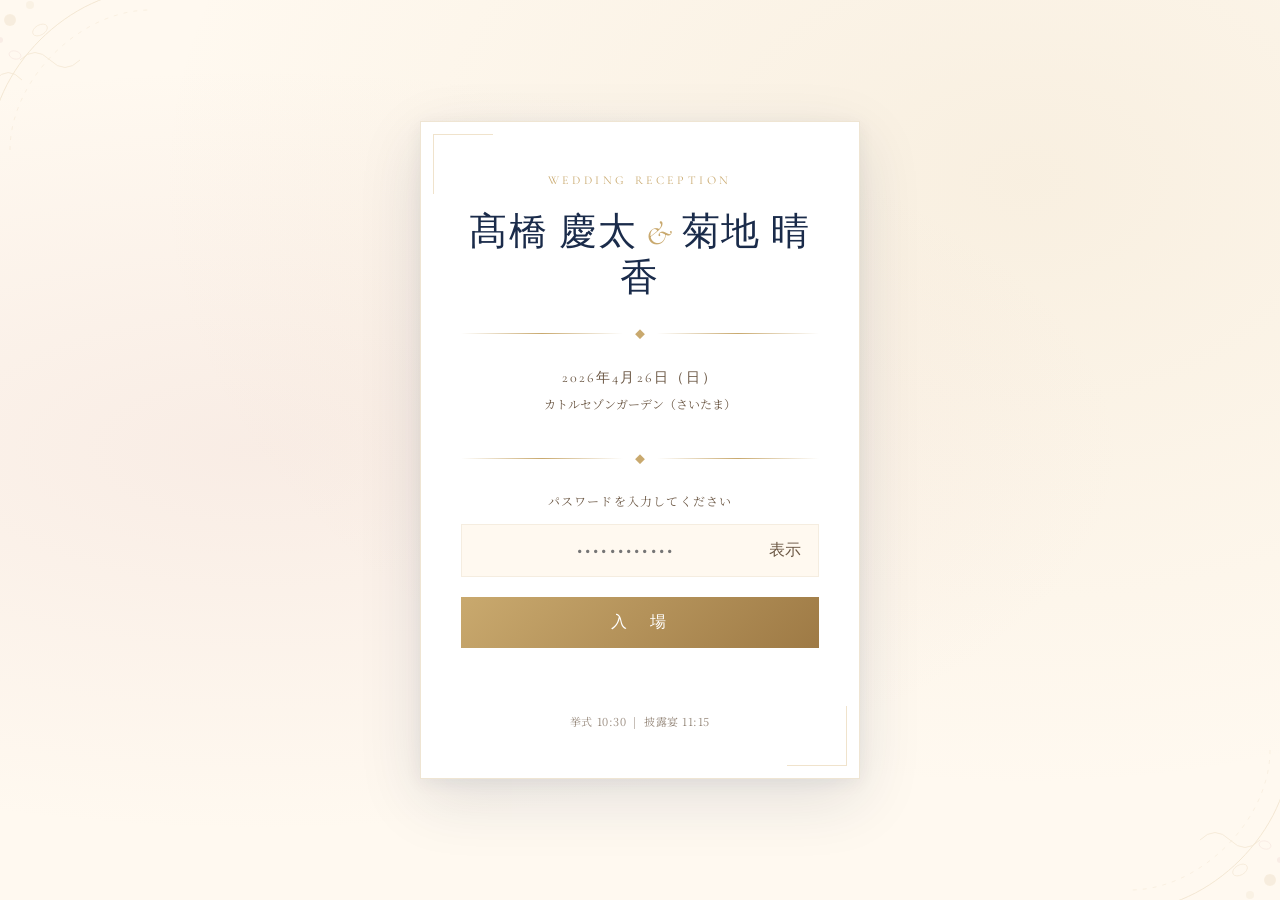
<file: index.html>
<!DOCTYPE html>
<html lang="ja">
<head>
  <meta charset="UTF-8">
  <meta name="viewport" content="width=device-width, initial-scale=1.0">
  <title>髙橋慶太 & 菊地晴香 — 結婚披露宴 席次表</title>
  <link rel="stylesheet" href="style.css">
  <style>
    body {
      display: flex;
      align-items: center;
      justify-content: center;
      min-height: 100vh;
      background:
        radial-gradient(ellipse at 20% 50%, rgba(212,165,165,0.15) 0%, transparent 60%),
        radial-gradient(ellipse at 80% 20%, rgba(201,169,110,0.12) 0%, transparent 60%),
        var(--ivory);
      padding: 24px;
      position: relative;
      overflow: hidden;
    }

    /* Botanical corner decorations */
    .corner-tl, .corner-br {
      position: fixed;
      pointer-events: none;
      opacity: 0.22;
    }
    .corner-tl { top: -20px; left: -20px; transform: rotate(0deg); }
    .corner-br { bottom: -20px; right: -20px; transform: rotate(180deg); }

    /* Gate card */
    .gate-card {
      width: 100%;
      max-width: 440px;
      background: var(--white);
      border: 1px solid rgba(201,169,110,0.3);
      box-shadow: 0 20px 60px rgba(26,43,74,0.12), 0 4px 16px rgba(26,43,74,0.06);
      padding: 48px 40px;
      text-align: center;
      position: relative;
      animation: fadeUp 0.8s ease both;
    }

    .gate-card::before,
    .gate-card::after {
      content: '';
      position: absolute;
      width: 60px;
      height: 60px;
      border-color: var(--gold-light);
      border-style: solid;
      opacity: 0.5;
    }
    .gate-card::before {
      top: 12px; left: 12px;
      border-width: 1px 0 0 1px;
    }
    .gate-card::after {
      bottom: 12px; right: 12px;
      border-width: 0 1px 1px 0;
    }

    .gate-eyebrow {
      font-family: 'Cormorant Garamond', serif;
      font-size: 12px;
      letter-spacing: 0.3em;
      color: var(--gold);
      text-transform: uppercase;
      margin-bottom: 20px;
    }

    .gate-names {
      font-family: 'Cormorant Garamond', serif;
      font-size: clamp(28px, 6vw, 38px);
      font-weight: 400;
      color: var(--navy);
      line-height: 1.2;
      margin-bottom: 6px;
    }

    .gate-amp {
      font-style: italic;
      color: var(--gold);
      font-size: 0.9em;
      margin: 0 8px;
    }

    .gate-date {
      font-family: 'Cormorant Garamond', serif;
      font-size: 14px;
      letter-spacing: 0.15em;
      color: var(--text-light);
      margin-bottom: 4px;
    }

    .gate-venue {
      font-size: 12px;
      color: var(--text-light);
      margin-bottom: 36px;
    }

    .divider {
      margin: 24px 0;
    }

    .gate-label {
      font-size: 12px;
      letter-spacing: 0.1em;
      color: var(--text-light);
      margin-bottom: 12px;
      display: block;
    }

    .gate-input-wrap {
      position: relative;
      margin-bottom: 20px;
    }

    .gate-input {
      width: 100%;
      padding: 14px 48px 14px 20px;
      border: 1px solid var(--ivory-dark);
      background: var(--ivory);
      font-family: 'Noto Serif JP', serif;
      font-size: 16px;
      color: var(--text);
      outline: none;
      transition: border-color 0.3s, box-shadow 0.3s;
      letter-spacing: 0.2em;
      text-align: center;
    }
    .gate-input:focus {
      border-color: var(--gold);
      box-shadow: 0 0 0 3px rgba(201,169,110,0.15);
    }

    .gate-toggle {
      position: absolute;
      right: 14px;
      top: 50%;
      transform: translateY(-50%);
      background: none;
      border: none;
      cursor: pointer;
      color: var(--text-light);
      font-size: 16px;
      padding: 4px;
      line-height: 1;
    }

    .gate-submit {
      width: 100%;
      padding: 15px;
      background: linear-gradient(135deg, var(--gold) 0%, var(--gold-dark) 100%);
      color: var(--white);
      border: none;
      cursor: pointer;
      font-family: 'Cormorant Garamond', serif;
      font-size: 16px;
      letter-spacing: 0.2em;
      transition: all 0.3s ease;
      position: relative;
      overflow: hidden;
    }
    .gate-submit::after {
      content: '';
      position: absolute;
      inset: 0;
      background: linear-gradient(90deg, transparent, rgba(255,255,255,0.2), transparent);
      transform: translateX(-100%);
      transition: transform 0.6s ease;
    }
    .gate-submit:hover::after {
      transform: translateX(100%);
    }
    .gate-submit:hover {
      background: linear-gradient(135deg, var(--gold-light) 0%, var(--gold) 100%);
      box-shadow: 0 6px 24px rgba(201,169,110,0.4);
    }
    .gate-submit:active {
      transform: scale(0.98);
    }

    .gate-error {
      color: #C0392B;
      font-size: 13px;
      margin-top: 12px;
      min-height: 20px;
      animation: fadeIn 0.3s ease;
    }

    .gate-footer {
      margin-top: 32px;
      font-size: 11px;
      color: var(--text-light);
      opacity: 0.7;
      letter-spacing: 0.05em;
    }

    @media (max-width: 480px) {
      .gate-card { padding: 36px 24px; }
    }
  </style>
</head>
<body>

  <!-- Botanical corners -->
  <svg class="corner-tl" width="180" height="180" viewBox="0 0 180 180" fill="none" xmlns="http://www.w3.org/2000/svg">
    <path d="M10 170 C10 90, 90 10, 170 10" stroke="#C9A96E" stroke-width="1" fill="none"/>
    <path d="M30 170 C30 100, 100 30, 170 30" stroke="#C9A96E" stroke-width="0.5" fill="none" stroke-dasharray="4 6"/>
    <circle cx="30" cy="40" r="6" fill="#C9A96E" opacity="0.6"/>
    <circle cx="50" cy="25" r="4" fill="#C9A96E" opacity="0.4"/>
    <circle cx="20" cy="60" r="3" fill="#D4A5A5" opacity="0.6"/>
    <path d="M40 80 Q55 65 70 80 Q85 95 100 80" stroke="#C9A96E" stroke-width="0.8" fill="none"/>
    <path d="M15 100 Q28 85 42 100" stroke="#C9A96E" stroke-width="0.8" fill="none"/>
    <ellipse cx="60" cy="50" rx="8" ry="5" fill="none" stroke="#C9A96E" stroke-width="0.6" transform="rotate(-30 60 50)"/>
    <ellipse cx="35" cy="75" rx="6" ry="4" fill="none" stroke="#D4A5A5" stroke-width="0.6" transform="rotate(15 35 75)"/>
  </svg>

  <svg class="corner-br" width="180" height="180" viewBox="0 0 180 180" fill="none" xmlns="http://www.w3.org/2000/svg">
    <path d="M10 170 C10 90, 90 10, 170 10" stroke="#C9A96E" stroke-width="1" fill="none"/>
    <path d="M30 170 C30 100, 100 30, 170 30" stroke="#C9A96E" stroke-width="0.5" fill="none" stroke-dasharray="4 6"/>
    <circle cx="30" cy="40" r="6" fill="#C9A96E" opacity="0.6"/>
    <circle cx="50" cy="25" r="4" fill="#C9A96E" opacity="0.4"/>
    <circle cx="20" cy="60" r="3" fill="#D4A5A5" opacity="0.6"/>
    <path d="M40 80 Q55 65 70 80 Q85 95 100 80" stroke="#C9A96E" stroke-width="0.8" fill="none"/>
    <ellipse cx="60" cy="50" rx="8" ry="5" fill="none" stroke="#C9A96E" stroke-width="0.6" transform="rotate(-30 60 50)"/>
    <ellipse cx="35" cy="75" rx="6" ry="4" fill="none" stroke="#D4A5A5" stroke-width="0.6" transform="rotate(15 35 75)"/>
  </svg>

  <div class="gate-card">
    <p class="gate-eyebrow">Wedding Reception</p>

    <h1 class="gate-names">
      髙橋 慶太<span class="gate-amp">&amp;</span>菊地 晴香
    </h1>

    <div class="divider">
      <span class="divider-diamond">◆</span>
    </div>

    <p class="gate-date">2026年4月26日（日）</p>
    <p class="gate-venue">カトルセゾンガーデン（さいたま）</p>

    <div class="divider" style="margin:28px 0 24px;">
      <span class="divider-diamond">◆</span>
    </div>

    <label class="gate-label">パスワードを入力してください</label>

    <div class="gate-input-wrap">
      <input
        type="password"
        id="pwInput"
        class="gate-input"
        placeholder="••••••••••••"
        autocomplete="off"
        maxlength="32"
      />
      <button class="gate-toggle" onclick="togglePw()" title="表示切替" aria-label="パスワード表示切替">
        <span id="eyeIcon">表示</span>
      </button>
    </div>

    <button class="gate-submit" onclick="checkPassword()">
      入　場
    </button>

    <p class="gate-error" id="errorMsg"></p>

    <p class="gate-footer">
      挙式 10:30 &nbsp;|&nbsp; 披露宴 11:15
    </p>
  </div>

  <script>
    // SHA-256 hash of "takahashi0426"
    // To change password: node -e "require('crypto').createHash('sha256').update('newpassword').digest('hex')"
    const CORRECT_HASH = '50564cb224c06fdcf40e6054b8905bd8deb169159b87a4387ff468e92501741e';

    // Already authenticated?
    if (sessionStorage.getItem('weddingAuth') === 'ok') {
      window.location.replace('seating.html');
    }

    async function sha256(str) {
      const encoder = new TextEncoder();
      const data = encoder.encode(str);
      const buf = await crypto.subtle.digest('SHA-256', data);
      return Array.from(new Uint8Array(buf)).map(b => b.toString(16).padStart(2, '0')).join('');
    }

    async function checkPassword() {
      const input = document.getElementById('pwInput').value.trim();
      const errEl = document.getElementById('errorMsg');

      if (!input) {
        errEl.textContent = 'パスワードを入力してください';
        return;
      }

      const hash = await sha256(input);

      if (hash === CORRECT_HASH) {
        sessionStorage.setItem('weddingAuth', 'ok');
        errEl.textContent = '';
        window.location.replace('seating.html');
      } else {
        errEl.textContent = 'パスワードが正しくありません';
        document.getElementById('pwInput').value = '';
        document.getElementById('pwInput').focus();
        // Shake animation
        const card = document.querySelector('.gate-card');
        card.style.transform = 'translateX(-6px)';
        setTimeout(() => card.style.transform = 'translateX(6px)', 80);
        setTimeout(() => card.style.transform = 'translateX(-4px)', 160);
        setTimeout(() => card.style.transform = 'translateX(0)', 240);
        card.style.transition = 'transform 0.08s ease';
      }
    }

    function togglePw() {
      const input = document.getElementById('pwInput');
      const icon = document.getElementById('eyeIcon');
      if (input.type === 'password') {
        input.type = 'text';
        icon.textContent = '非表示';
      } else {
        input.type = 'password';
        icon.textContent = '表示';
      }
    }

    document.getElementById('pwInput').addEventListener('keydown', e => {
      if (e.key === 'Enter') checkPassword();
    });
  </script>
</body>
</html>
</file>
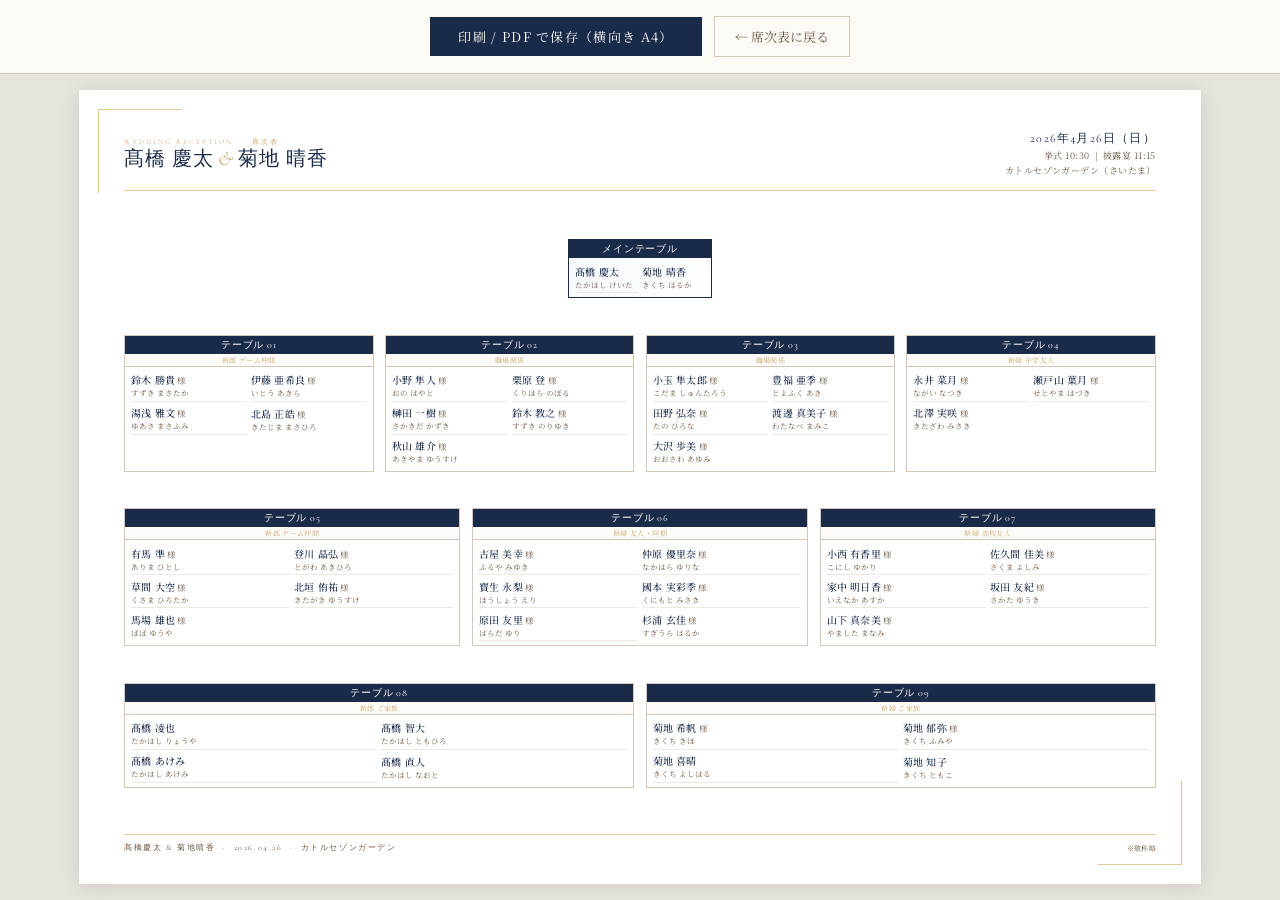
<file: print.html>
<!DOCTYPE html>
<html lang="ja">
<head>
  <meta charset="UTF-8">
  <meta name="viewport" content="width=device-width, initial-scale=1.0">
  <title>席次表（印刷用） — 髙橋慶太 &amp; 菊地晴香</title>
  <link rel="preconnect" href="https://fonts.googleapis.com">
  <link href="https://fonts.googleapis.com/css2?family=Cormorant+Garamond:ital,wght@0,400;0,500;1,400&family=Noto+Serif+JP:wght@300;400;500&display=swap" rel="stylesheet">
  <style>
    :root {
      --navy: #1A2B4A;
      --gold: #C9A96E;
      --gold-light: #E2C99A;
      --text: #2A1F15;
      --text-light: #6B5744;
      --border: #D6C8B8;
      --bg: #FDFAF6;
    }

    * { box-sizing: border-box; margin: 0; padding: 0; }

    body {
      font-family: 'Noto Serif JP', serif;
      background: var(--bg);
      color: var(--text);
      font-size: 11px;
    }

    /* ── Screen: print button ── */
    .screen-only {
      display: flex;
      align-items: center;
      justify-content: center;
      gap: 12px;
      padding: 16px;
      background: var(--bg);
      border-bottom: 1px solid var(--border);
    }
    .btn-print {
      padding: 10px 28px;
      background: var(--navy);
      color: white;
      border: none;
      cursor: pointer;
      font-family: 'Noto Serif JP', serif;
      font-size: 13px;
      letter-spacing: 0.1em;
      transition: opacity 0.2s;
    }
    .btn-print:hover { opacity: 0.85; }
    .btn-back {
      padding: 10px 20px;
      border: 1px solid var(--border);
      background: transparent;
      color: var(--text-light);
      font-family: 'Noto Serif JP', serif;
      font-size: 13px;
      cursor: pointer;
      text-decoration: none;
      transition: background 0.2s;
    }
    .btn-back:hover { background: #f0ebe4; }

    /* ── Page wrapper ── */
    .page {
      width: 297mm;
      height: 210mm;
      margin: 16px auto;
      background: white;
      padding: 10mm 12mm 8mm;
      box-shadow: 0 2px 20px rgba(0,0,0,0.12);
      position: relative;
      display: flex;
      flex-direction: column;
      overflow: hidden;
    }

    /* Corner decorations */
    .page::before,
    .page::after {
      content: '';
      position: absolute;
      width: 22mm;
      height: 22mm;
      border-color: var(--gold-light);
      border-style: solid;
      pointer-events: none;
    }
    .page::before { top: 5mm; left: 5mm; border-width: 0.5px 0 0 0.5px; }
    .page::after  { bottom: 5mm; right: 5mm; border-width: 0 0.5px 0.5px 0; }

    /* ── Header ── */
    .header {
      display: flex;
      align-items: center;
      justify-content: space-between;
      padding-bottom: 3mm;
      margin-bottom: 3mm;
      border-bottom: 0.5px solid var(--gold-light);
      flex-shrink: 0;
    }

    .header-left {
      display: flex;
      flex-direction: column;
      gap: 1px;
    }

    .header-eyebrow {
      font-family: 'Cormorant Garamond', serif;
      font-size: 7px;
      letter-spacing: 0.3em;
      color: var(--gold);
      text-transform: uppercase;
    }

    .header-names {
      font-family: 'Cormorant Garamond', serif;
      font-size: 20px;
      font-weight: 400;
      color: var(--navy);
      letter-spacing: 0.05em;
      line-height: 1.1;
    }
    .header-amp {
      font-style: italic;
      color: var(--gold);
      margin: 0 4px;
    }

    .header-right {
      text-align: right;
      line-height: 1.7;
      color: var(--text-light);
      font-size: 9px;
      letter-spacing: 0.05em;
    }
    .header-right-date {
      font-family: 'Cormorant Garamond', serif;
      font-size: 12px;
      color: var(--navy);
      letter-spacing: 0.1em;
    }

    /* ── Floor plan layout ── */
    .floor {
      flex: 1;
      display: flex;
      flex-direction: column;
      justify-content: space-evenly;
      overflow: hidden;
    }

    /* Rows */
    .row {
      display: flex;
      justify-content: center;
      gap: 3mm;
    }

    .row-spread {
      display: flex;
      justify-content: space-between;
      gap: 3mm;
    }

    /* メインテーブル行はゲスト2名分のみ */
    #rowMain { flex: 0 0 auto; }

    /* Individual table box */
    .tbl {
      border: 0.5px solid var(--border);
      background: white;
      display: flex;
      flex-direction: column;
      flex: 1;
      overflow: hidden;
    }

    .tbl-main {
      flex: 0 0 auto;
      width: 38mm;
      border-color: var(--navy);
      background: linear-gradient(135deg, #f5f8ff 0%, white 100%);
    }

    .tbl-header {
      background: var(--navy);
      color: white;
      text-align: center;
      padding: 2px 4px;
      font-family: 'Cormorant Garamond', serif;
      font-size: 10px;
      letter-spacing: 0.08em;
      white-space: nowrap;
      flex-shrink: 0;
    }

    .tbl-group {
      text-align: center;
      font-size: 7px;
      color: var(--gold);
      letter-spacing: 0.05em;
      padding: 1px 4px;
      border-bottom: 0.5px solid var(--border);
      background: rgba(201,169,110,0.05);
      white-space: nowrap;
      overflow: hidden;
      text-overflow: ellipsis;
      flex-shrink: 0;
    }

    .tbl-guests {
      list-style: none;
      padding: 3px 6px 4px;
      display: grid;
      grid-template-columns: 1fr 1fr;
      gap: 1px 4px;
    }

    .tbl-guest {
      display: flex;
      flex-direction: column;
      justify-content: center;
      padding: 2.5px 0;
      border-bottom: 0.3px solid #EDE8E0;
    }
    .tbl-guest:last-child { border-bottom: none; }

    .tbl-guest-name {
      font-size: 10px;
      font-weight: 500;
      color: var(--navy);
      white-space: nowrap;
      letter-spacing: 0.02em;
    }
    .tbl-guest-sama {
      font-size: 8.5px;
      color: var(--text-light);
      font-weight: 300;
    }
    .tbl-guest-kana {
      font-size: 7.5px;
      color: var(--text-light);
      white-space: nowrap;
    }

    /* ── Footer ── */
    .footer {
      flex-shrink: 0;
      margin-top: 2.5mm;
      padding-top: 2mm;
      border-top: 0.5px solid var(--gold-light);
      display: flex;
      justify-content: space-between;
      align-items: center;
    }
    .footer-text {
      font-family: 'Cormorant Garamond', serif;
      font-size: 8px;
      letter-spacing: 0.2em;
      color: var(--text-light);
    }
    .footer-note {
      font-size: 7px;
      color: var(--text-light);
      letter-spacing: 0.05em;
    }

    /* ── Print ── */
    @media print {
      @page {
        size: A4 landscape;
        margin: 0;
      }
      body { background: white; }
      .screen-only { display: none !important; }
      .page {
        margin: 0;
        box-shadow: none;
        height: 210mm;
        width: 297mm;
        padding: 6mm 10mm 5mm;
        page-break-after: avoid;
        page-break-inside: avoid;
      }
      .header {
        padding-bottom: 2mm;
        margin-bottom: 2mm;
      }
      .footer {
        margin-top: 1.5mm;
        padding-top: 1.5mm;
      }
      .tbl-guests {
        padding: 2px 5px 3px;
        gap: 0px 4px;
      }
      .tbl-guest {
        padding: 1px 0;
      }
      .tbl-guest-name { font-size: 9px; }
      .tbl-guest-kana { font-size: 7px; }
    }

    /* ── Screen preview ── */
    @media screen {
      body { background: #e8e4de; }
    }
  </style>
</head>
<body>

  <div class="screen-only">
    <button class="btn-print" onclick="window.print()">印刷 / PDF で保存（横向き A4）</button>
    <a href="seating.html" class="btn-back">← 席次表に戻る</a>
  </div>

  <div class="page">

    <!-- Header -->
    <div class="header">
      <div class="header-left">
        <span class="header-eyebrow">Wedding Reception &nbsp;·&nbsp; 席次表</span>
        <div class="header-names">
          髙橋 慶太<span class="header-amp">&amp;</span>菊地 晴香
        </div>
      </div>
      <div class="header-right">
        <div class="header-right-date">2026年4月26日（日）</div>
        <div>挙式 10:30 &nbsp;|&nbsp; 披露宴 11:15</div>
        <div>カトルセゾンガーデン（さいたま）</div>
      </div>
    </div>

    <!-- Floor plan -->
    <div class="floor" id="floorPlan">
      <div class="row" id="rowMain"></div>
      <div class="row" id="row1"></div>
      <div class="row" id="row2"></div>
      <div class="row-spread" id="row3"></div>
    </div>

    <!-- Footer -->
    <div class="footer">
      <span class="footer-text">髙橋慶太 &amp; 菊地晴香 &nbsp;·&nbsp; 2026.04.26 &nbsp;·&nbsp; カトルセゾンガーデン</span>
      <span class="footer-note">※敬称略</span>
    </div>
  </div>

  <script src="data.js"></script>
  <script>
    // Table → row mapping
    const rows = {
      main:  'rowMain',
      '01':  'row1',
      '02':  'row1',
      '03':  'row1',
      '04':  'row1',
      '05':  'row2',
      '06':  'row2',
      '07':  'row2',
      '08':  'row3',
      '09':  'row3',
    };

    function buildTable(table) {
      const isMain = table.id === 'main';
      const div = document.createElement('div');
      div.className = 'tbl' + (isMain ? ' tbl-main' : '');

      const guestRows = table.guests.map(g => `
        <li class="tbl-guest">
          <span class="tbl-guest-name">${g.name}${g.noSama ? '' : '<span class="tbl-guest-sama"> 様</span>'}</span>
          <span class="tbl-guest-kana">${g.kana}</span>
        </li>
      `).join('');

      div.innerHTML = `
        <div class="tbl-header">${table.label}</div>
        ${table.group ? `<div class="tbl-group">${table.group}</div>` : ''}
        <ul class="tbl-guests">${guestRows}</ul>
      `;
      return div;
    }

    // For row3, spacer between table 12 and 15
    TABLES.forEach(table => {
      const rowId = rows[table.id];
      if (!rowId) return;
      const rowEl = document.getElementById(rowId);
      rowEl.appendChild(buildTable(table));
    });
  </script>
</body>
</html>
</file>
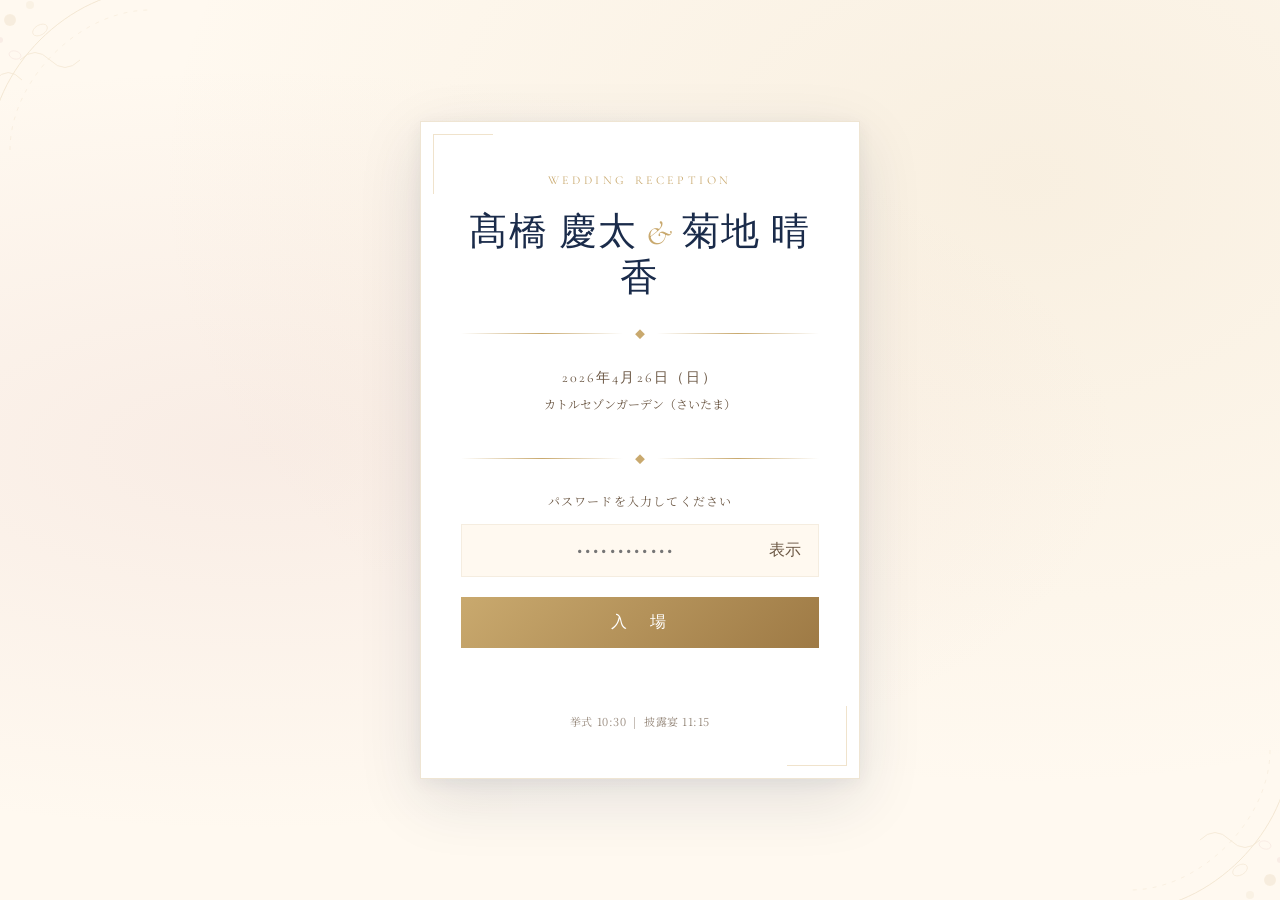
<file: seating.html>
<!DOCTYPE html>
<html lang="ja">
<head>
  <meta charset="UTF-8">
  <meta name="viewport" content="width=device-width, initial-scale=1.0">
  <title>席次表 — 髙橋慶太 &amp; 菊地晴香</title>
  <link rel="stylesheet" href="style.css">
  <style>
    /* ── Page layout ── */
    body {
      background:
        radial-gradient(ellipse at 10% 0%, rgba(212,165,165,0.1) 0%, transparent 50%),
        radial-gradient(ellipse at 90% 100%, rgba(201,169,110,0.08) 0%, transparent 50%),
        var(--ivory);
    }

    /* ── Header / Hero ── */
    .hero {
      text-align: center;
      padding: 56px 24px 40px;
      position: relative;
    }

    .hero-eyebrow {
      font-family: 'Cormorant Garamond', serif;
      font-size: 12px;
      letter-spacing: 0.35em;
      color: var(--gold);
      text-transform: uppercase;
      animation: fadeUp 0.6s ease both;
    }

    .hero-names {
      font-family: 'Cormorant Garamond', serif;
      font-size: clamp(32px, 8vw, 52px);
      font-weight: 400;
      color: var(--navy);
      line-height: 1.15;
      margin: 16px 0 8px;
      animation: fadeUp 0.6s 0.1s ease both;
    }

    .hero-amp {
      font-style: italic;
      color: var(--gold);
      font-size: 0.85em;
    }

    .hero-meta {
      font-family: 'Cormorant Garamond', serif;
      font-size: 15px;
      letter-spacing: 0.15em;
      color: var(--text-light);
      animation: fadeUp 0.6s 0.2s ease both;
    }

    .hero-venue {
      font-size: 13px;
      color: var(--text-light);
      margin-top: 4px;
      letter-spacing: 0.05em;
      animation: fadeUp 0.6s 0.25s ease both;
    }

    .hero-divider {
      animation: fadeUp 0.6s 0.3s ease both;
    }

    /* ── Sticky search ── */
    .search-sticky {
      position: sticky;
      top: 0;
      z-index: 100;
      background: rgba(255,249,240,0.96);
      backdrop-filter: blur(8px);
      -webkit-backdrop-filter: blur(8px);
      border-bottom: 1px solid rgba(201,169,110,0.2);
      padding: 12px 16px;
      animation: fadeIn 0.6s 0.4s ease both;
    }

    .search-inner {
      max-width: 600px;
      margin: 0 auto;
      position: relative;
    }

    .search-input {
      width: 100%;
      padding: 12px 44px 12px 16px;
      border: 1px solid rgba(201,169,110,0.4);
      background: var(--white);
      font-family: 'Noto Serif JP', serif;
      font-size: 15px;
      color: var(--text);
      outline: none;
      border-radius: 2px;
      transition: border-color 0.3s, box-shadow 0.3s;
    }
    .search-input:focus {
      border-color: var(--gold);
      box-shadow: 0 0 0 3px rgba(201,169,110,0.12);
    }
    .search-input::placeholder {
      color: var(--text-light);
      opacity: 0.6;
    }

    .search-clear {
      position: absolute;
      right: 14px;
      top: 50%;
      transform: translateY(-50%);
      background: none;
      border: none;
      cursor: pointer;
      color: var(--text-light);
      font-size: 18px;
      line-height: 1;
      display: none;
      padding: 4px;
    }

    .search-result-info {
      text-align: center;
      font-size: 12px;
      color: var(--gold-dark);
      margin-top: 6px;
      min-height: 18px;
      letter-spacing: 0.05em;
    }

    /* ── Main content ── */
    .main-content {
      max-width: 900px;
      margin: 0 auto;
      padding: 32px 16px 64px;
    }

    /* ── Section headings ── */
    .section-title {
      font-family: 'Cormorant Garamond', serif;
      font-size: 22px;
      font-weight: 400;
      color: var(--navy);
      letter-spacing: 0.1em;
      margin-bottom: 20px;
      text-align: center;
    }

    /* ── Floor plan ── */
    .floor-plan-section {
      margin-bottom: 48px;
      animation: fadeUp 0.7s 0.5s ease both;
    }

    .floor-plan-card {
      background: var(--white);
      border: 1px solid rgba(201,169,110,0.25);
      box-shadow: var(--shadow);
      padding: 28px 20px;
      overflow-x: auto;
    }

    .floor-plan {
      min-width: 300px;
      max-width: 560px;
      margin: 0 auto;
    }

    .fp-keishoryaku {
      font-size: 10px;
      color: var(--text-light);
      letter-spacing: 0.06em;
      margin-bottom: 10px;
      text-align: left;
    }

    /* Main table */
    .fp-main-row {
      display: flex;
      justify-content: center;
      margin-bottom: 10px;
    }

    .fp-table {
      display: flex;
      flex-direction: column;
      align-items: center;
      justify-content: center;
      cursor: pointer;
      border: 1px solid rgba(201,169,110,0.4);
      background: var(--white);
      transition: all 0.25s ease;
      padding: 10px 14px;
      min-width: 64px;
      text-decoration: none;
      user-select: none;
    }
    .fp-table:hover {
      background: var(--gold);
      border-color: var(--gold);
      transform: translateY(-2px);
      box-shadow: 0 4px 12px rgba(201,169,110,0.3);
    }
    .fp-table:hover .fp-table-num,
    .fp-table:hover .fp-table-count {
      color: var(--white);
    }
    .fp-table-main {
      background: linear-gradient(135deg, var(--navy) 0%, var(--navy-light) 100%);
      border-color: var(--navy);
      padding: 12px 20px;
      min-width: 100px;
    }
    .fp-table-main .fp-table-num,
    .fp-table-main .fp-table-count {
      color: var(--white);
    }
    .fp-table-main:hover {
      background: linear-gradient(135deg, var(--navy-light), var(--navy));
    }

    .fp-table-num {
      font-family: 'Cormorant Garamond', serif;
      font-size: 16px;
      font-weight: 500;
      color: var(--navy);
      letter-spacing: 0.05em;
      white-space: nowrap;
    }
    .fp-table-count {
      font-size: 10px;
      color: var(--text-light);
      margin-top: 2px;
      letter-spacing: 0.05em;
    }
    .fp-table-names {
      font-size: 9px;
      color: var(--text-light);
      margin-top: 4px;
      line-height: 1.5;
      text-align: center;
      letter-spacing: 0.02em;
    }
    .fp-table-main .fp-table-names {
      color: rgba(255,255,255,0.7);
    }
    .fp-table:hover .fp-table-names {
      color: rgba(255,255,255,0.8);
    }

    .fp-row {
      display: grid;
      gap: 6px;
      margin-bottom: 6px;
      width: 100%;
    }
    .fp-row-4 { grid-template-columns: repeat(4, 1fr); }
    .fp-row-3 { grid-template-columns: repeat(3, 1fr); }
    .fp-row-2-spread {
      display: flex;
      justify-content: space-between;
      gap: 6px;
    }
    .fp-row-2-spread .fp-table {
      flex: 0 0 auto;
      width: 38%;
    }
    .fp-row-2-spread .fp-spacer {
      flex: 1;
    }

    @media (max-width: 480px) {
      .fp-row-4 { grid-template-columns: repeat(2, 1fr); }
      .fp-table { padding: 8px 6px; min-width: 0; }
      .fp-table-num { font-size: 13px; }
      .fp-table-names { font-size: 8px; }
      .fp-row-2-spread .fp-table { width: 40%; }
    }

    /* Arrow to tables */
    .fp-arrow {
      text-align: center;
      color: var(--gold-light);
      font-size: 18px;
      line-height: 1;
      margin: 6px 0;
    }

    /* ── Table cards grid ── */
    .tables-section {
      animation: fadeUp 0.7s 0.6s ease both;
    }

    .tables-grid {
      display: grid;
      grid-template-columns: repeat(auto-fill, minmax(280px, 1fr));
      gap: 20px;
    }

    .table-card {
      background: var(--white);
      border: 1px solid var(--ivory-dark);
      box-shadow: var(--shadow);
      transition: box-shadow 0.3s ease, transform 0.3s ease, border-color 0.3s ease;
      padding: 24px;
      scroll-margin-top: 80px;
    }
    .table-card:hover {
      box-shadow: var(--shadow-lg);
      transform: translateY(-2px);
    }

    .table-card-header {
      display: flex;
      align-items: baseline;
      justify-content: space-between;
      margin-bottom: 4px;
    }

    .table-card-num {
      font-family: 'Cormorant Garamond', serif;
      font-size: 22px;
      font-weight: 500;
      color: var(--navy);
      letter-spacing: 0.05em;
    }

    .table-card-count {
      font-size: 11px;
      color: var(--text-light);
      letter-spacing: 0.05em;
    }

    .table-card-group {
      font-size: 11px;
      color: var(--gold-dark);
      letter-spacing: 0.08em;
      margin-bottom: 16px;
    }

    .table-card-main {
      border-color: var(--navy);
      background: linear-gradient(135deg, #f8faff 0%, var(--white) 100%);
    }
    .table-card-main .table-card-num {
      color: var(--navy);
    }

    /* Guest list inside card */
    .guest-list {
      list-style: none;
    }

    .actions { display: none; }

    /* ── Hidden/dimmed states ── */
    .table-card.dimmed {
      opacity: 0.35;
      transform: none !important;
    }
    .table-card.dimmed:hover {
      opacity: 0.45;
      box-shadow: var(--shadow);
    }
    .guest-item.dimmed-guest {
      opacity: 0.3;
    }

    /* ── Footer ── */
    .page-footer {
      text-align: center;
      padding: 24px;
      font-size: 11px;
      color: var(--text-light);
      opacity: 0.6;
      letter-spacing: 0.08em;
      border-top: 1px solid rgba(201,169,110,0.15);
    }

  </style>
</head>
<body>

  <!-- Hero -->
  <header class="hero">
    <p class="hero-eyebrow">Seating Chart &nbsp;·&nbsp; 席次表</p>
    <h1 class="hero-names">
      髙橋 慶太<span class="hero-amp"> &amp; </span>菊地 晴香
    </h1>
    <div class="divider hero-divider">
      <span class="divider-diamond">◆</span>
    </div>
    <p class="hero-meta">2026年4月26日（日）&nbsp; 挙式 10:30 &nbsp;|&nbsp; 披露宴 11:15</p>
    <p class="hero-venue">カトルセゾンガーデン（さいたま）</p>
  </header>

  <!-- Sticky Search -->
  <div class="search-sticky" id="searchBar">
    <div class="search-inner">
      <input
        type="search"
        id="searchInput"
        class="search-input"
        placeholder="お名前で席を検索（漢字・ひらがな）"
        autocomplete="off"
      />
      <button class="search-clear" id="clearBtn" onclick="clearSearch()">✕</button>
    </div>
    <p class="search-result-info" id="resultInfo"></p>
  </div>

  <!-- Main -->
  <main class="main-content">

    <!-- Actions -->
    <div class="actions">
      <a href="print.html" target="_blank" class="btn-print">
        🖨 印刷用ページを開く
      </a>
    </div>

    <!-- Floor Plan -->
    <section class="floor-plan-section">
      <h2 class="section-title">会場テーブル配置図</h2>
      <div class="floor-plan-card">
        <div class="floor-plan">

          <!-- Rendered by JS -->
          <p class="fp-keishoryaku">※敬称略</p>
          <div id="fpMain" class="fp-main-row"></div>
          <div id="fpRow1" class="fp-row fp-row-4"></div>
          <div id="fpRow2" class="fp-row fp-row-3"></div>
          <div id="fpRow3" class="fp-row-2-spread"></div>

        </div>
      </div>
    </section>

    <!-- Table Cards -->
    <section class="tables-section">
      <h2 class="section-title">テーブル一覧</h2>
      <div class="tables-grid" id="tablesGrid">
        <!-- Rendered by JS -->
      </div>
    </section>

  </main>

  <footer class="page-footer">
    髙橋慶太 &amp; 菊地晴香 &nbsp;·&nbsp; 2026.04.26 &nbsp;·&nbsp; カトルセゾンガーデン
  </footer>

  <script src="data.js"></script>
  <script>
    // Auth check
    if (sessionStorage.getItem('weddingAuth') !== 'ok') {
      window.location.replace('index.html');
    }

    // ── Render table cards ──
    const grid = document.getElementById('tablesGrid');

    TABLES.forEach((table, i) => {
      const card = document.createElement('div');
      card.className = 'table-card' + (table.id === 'main' ? ' table-card-main' : '');
      card.id = 'table-' + table.id;
      card.style.animationDelay = (0.05 * i) + 's';

      const guestsHtml = table.guests.map(g => `
        <li class="guest-item" data-name="${g.name}" data-kana="${g.kana}">
          <div>
            <div class="guest-name">${g.name}${g.noSama ? '' : ' <span style="font-size:11px;color:var(--text-light);font-weight:300;">様</span>'}</div>
            <div class="guest-kana">${g.kana}</div>
          </div>
          <span class="guest-relation">${g.relation}</span>
        </li>
      `).join('');

      card.innerHTML = `
        <div class="table-card-header">
          <span class="table-card-num">${table.label}</span>
          <span class="table-card-count">${table.guests.length}名</span>
        </div>
        ${table.group ? `<div class="table-card-group">${table.group}</div>` : '<div style="margin-bottom:16px;"></div>'}
        <div class="divider" style="margin:0 0 12px;"><span class="divider-diamond" style="font-size:8px;">◆</span></div>
        <ul class="guest-list">${guestsHtml}</ul>
      `;
      grid.appendChild(card);
    });

    // ── Search ──
    const searchInput = document.getElementById('searchInput');
    const clearBtn = document.getElementById('clearBtn');
    const resultInfo = document.getElementById('resultInfo');

    let scrollTimeout = null;

    searchInput.addEventListener('input', doSearch);

    function doSearch() {
      const query = searchInput.value.trim();
      clearBtn.style.display = query ? 'block' : 'none';

      if (!query) {
        resetSearch();
        return;
      }

      const allCards = document.querySelectorAll('.table-card');
      const allGuests = document.querySelectorAll('.guest-item');
      let matchCount = 0;
      let firstMatch = null;

      allCards.forEach(c => c.classList.remove('dimmed', 'highlight-table'));
      allGuests.forEach(g => g.classList.remove('highlight-guest', 'dimmed-guest'));

      allGuests.forEach(g => {
        const matched = g.getAttribute('data-name').includes(query) ||
                        g.getAttribute('data-kana').includes(query);
        if (matched) {
          g.classList.add('highlight-guest');
          matchCount++;
          if (!firstMatch) firstMatch = g;
        } else {
          g.classList.add('dimmed-guest');
        }
      });

      allCards.forEach(card => {
        if (card.querySelector('.highlight-guest')) {
          card.classList.add('highlight-table');
        } else {
          card.classList.add('dimmed');
        }
      });

      if (matchCount === 0) {
        resultInfo.textContent = '該当するゲストが見つかりませんでした';
        resultInfo.style.color = '#C0392B';
      } else {
        resultInfo.textContent = `${matchCount}名見つかりました`;
        resultInfo.style.color = 'var(--gold-dark)';
        if (firstMatch) {
          const card = firstMatch.closest('.table-card');
          if (card) {
            clearTimeout(scrollTimeout);
            scrollTimeout = setTimeout(() =>
              card.scrollIntoView({ behavior: 'smooth', block: 'center' }), 100);
          }
        }
      }
    }

    function clearSearch() {
      searchInput.value = '';
      clearBtn.style.display = 'none';
      resetSearch();
      searchInput.focus();
    }

    function resetSearch() {
      document.querySelectorAll('.table-card').forEach(c =>
        c.classList.remove('dimmed', 'highlight-table'));
      document.querySelectorAll('.guest-item').forEach(g =>
        g.classList.remove('highlight-guest', 'dimmed-guest'));
      resultInfo.textContent = '';
    }

    // ── Floor plan render ──
    (function renderFloorPlan() {
      const fpRowMap = {
        main: 'fpMain',
        '01': 'fpRow1', '02': 'fpRow1', '03': 'fpRow1', '04': 'fpRow1',
        '05': 'fpRow2', '06': 'fpRow2', '07': 'fpRow2',
        '08': 'fpRow3', '09': 'fpRow3',
      };

      const rowEls = {};
      Object.keys(fpRowMap).forEach(id => {
        rowEls[fpRowMap[id]] = document.getElementById(fpRowMap[id]);
      });

      function getNames(table) {
        const parts = table.guests.map(g => g.name.split(/[\u3000 ]/));
        const surnames = parts.map(p => p[0]);
        const unique = [...new Set(surnames)];
        if (unique.length === 1) {
          return parts.map(p => p[1] || p[0]);
        }
        return surnames;
      }

      TABLES.forEach(table => {
        const rowId = fpRowMap[table.id];
        if (!rowId) return;
        const rowEl = rowEls[rowId];
        const isMain = table.id === 'main';
        const names = getNames(table);
        const nameLines = [];
        for (let i = 0; i < names.length; i += 2) {
          nameLines.push(names.slice(i, i + 2).join('・'));
        }

        const div = document.createElement('div');
        div.className = 'fp-table' + (isMain ? ' fp-table-main' : '');
        div.title = table.label;
        div.onclick = () => scrollToTable(table.id);
        div.innerHTML = `
          <span class="fp-table-num">${isMain ? 'メイン' : table.id}</span>
          <span class="fp-table-count">${table.guests.length}名</span>
          <span class="fp-table-names">${nameLines.join('<br>')}</span>
        `;
        if (table.id === '09') {
          rowEl.appendChild(Object.assign(document.createElement('div'), { className: 'fp-spacer' }));
        }
        rowEl.appendChild(div);
      });
    })();

    // ── Floor plan scroll ──
    function scrollToTable(id) {
      const target = document.getElementById('table-' + id);
      if (target) {
        target.scrollIntoView({ behavior: 'smooth', block: 'center' });
        target.classList.add('highlight-table');
        setTimeout(() => target.classList.remove('highlight-table'), 2000);
      }
    }
  </script>
</body>
</html>
</file>
<file: style.css>
@import url('https://fonts.googleapis.com/css2?family=Cormorant+Garamond:ital,wght@0,300;0,400;0,500;0,600;1,300;1,400;1,500&family=Noto+Serif+JP:wght@300;400;500&display=swap');

:root {
  --ivory: #FFF9F0;
  --ivory-dark: #F5EDE0;
  --gold: #C9A96E;
  --gold-light: #E2C99A;
  --gold-dark: #9E7A45;
  --navy: #1A2B4A;
  --navy-light: #2C4270;
  --rose: #D4A5A5;
  --rose-light: #F0DADA;
  --text: #2A1F15;
  --text-light: #6B5744;
  --white: #FFFFFF;
  --shadow: 0 4px 24px rgba(26,43,74,0.08);
  --shadow-lg: 0 8px 40px rgba(26,43,74,0.14);
}

*, *::before, *::after {
  box-sizing: border-box;
  margin: 0;
  padding: 0;
}

html {
  scroll-behavior: smooth;
}

body {
  font-family: 'Noto Serif JP', serif;
  background-color: var(--ivory);
  color: var(--text);
  line-height: 1.7;
  min-height: 100vh;
}

/* ── Typography ── */
h1, h2, h3, .display {
  font-family: 'Cormorant Garamond', serif;
  font-weight: 400;
  letter-spacing: 0.04em;
}

/* ── Gold divider ── */
.divider {
  display: flex;
  align-items: center;
  gap: 12px;
  margin: 16px 0;
}
.divider::before,
.divider::after {
  content: '';
  flex: 1;
  height: 1px;
  background: linear-gradient(90deg, transparent, var(--gold), transparent);
}
.divider-diamond {
  color: var(--gold);
  font-size: 10px;
}

/* ── Botanical SVG decorations ── */
.botanical {
  position: absolute;
  pointer-events: none;
  opacity: 0.18;
}

/* ── Buttons ── */
.btn {
  display: inline-flex;
  align-items: center;
  gap: 8px;
  padding: 12px 32px;
  border: none;
  cursor: pointer;
  font-family: 'Noto Serif JP', serif;
  font-size: 14px;
  letter-spacing: 0.12em;
  transition: all 0.3s ease;
  text-decoration: none;
}

.btn-gold {
  background: linear-gradient(135deg, var(--gold) 0%, var(--gold-dark) 100%);
  color: var(--white);
}
.btn-gold:hover {
  background: linear-gradient(135deg, var(--gold-light) 0%, var(--gold) 100%);
  transform: translateY(-1px);
  box-shadow: 0 6px 20px rgba(201,169,110,0.4);
}

.btn-outline {
  background: transparent;
  border: 1px solid var(--gold);
  color: var(--gold-dark);
}
.btn-outline:hover {
  background: var(--gold);
  color: var(--white);
}

/* ── Card base ── */
.card {
  background: var(--white);
  border: 1px solid var(--ivory-dark);
  box-shadow: var(--shadow);
  transition: box-shadow 0.3s ease, transform 0.3s ease;
}
.card:hover {
  box-shadow: var(--shadow-lg);
}

/* ── Guest item ── */
.guest-item {
  display: flex;
  align-items: baseline;
  justify-content: space-between;
  padding: 10px 0;
  border-bottom: 1px solid var(--ivory-dark);
}
.guest-item:last-child {
  border-bottom: none;
}
.guest-name {
  font-family: 'Noto Serif JP', serif;
  font-size: 15px;
  font-weight: 500;
  color: var(--navy);
}
.guest-kana {
  font-size: 10px;
  color: var(--text-light);
  letter-spacing: 0.06em;
  margin-top: 2px;
}
.guest-relation {
  font-size: 11px;
  color: var(--text-light);
  background: var(--ivory);
  padding: 2px 8px;
  border-radius: 20px;
  white-space: nowrap;
  margin-left: 8px;
  flex-shrink: 0;
}

/* ── Highlight state (search result) ── */
.highlight-table {
  border-color: var(--gold) !important;
  box-shadow: 0 0 0 2px var(--gold-light), var(--shadow-lg) !important;
}
.highlight-guest .guest-name {
  color: var(--gold-dark);
}
.highlight-guest {
  background: linear-gradient(90deg, var(--rose-light), transparent);
  border-radius: 4px;
  padding-left: 8px;
  margin-left: -8px;
}

/* ── Animations ── */
@keyframes fadeUp {
  from { opacity: 0; transform: translateY(20px); }
  to   { opacity: 1; transform: translateY(0); }
}
@keyframes fadeIn {
  from { opacity: 0; }
  to   { opacity: 1; }
}
@keyframes shimmer {
  0%   { background-position: -200% center; }
  100% { background-position: 200% center; }
}
</file>
